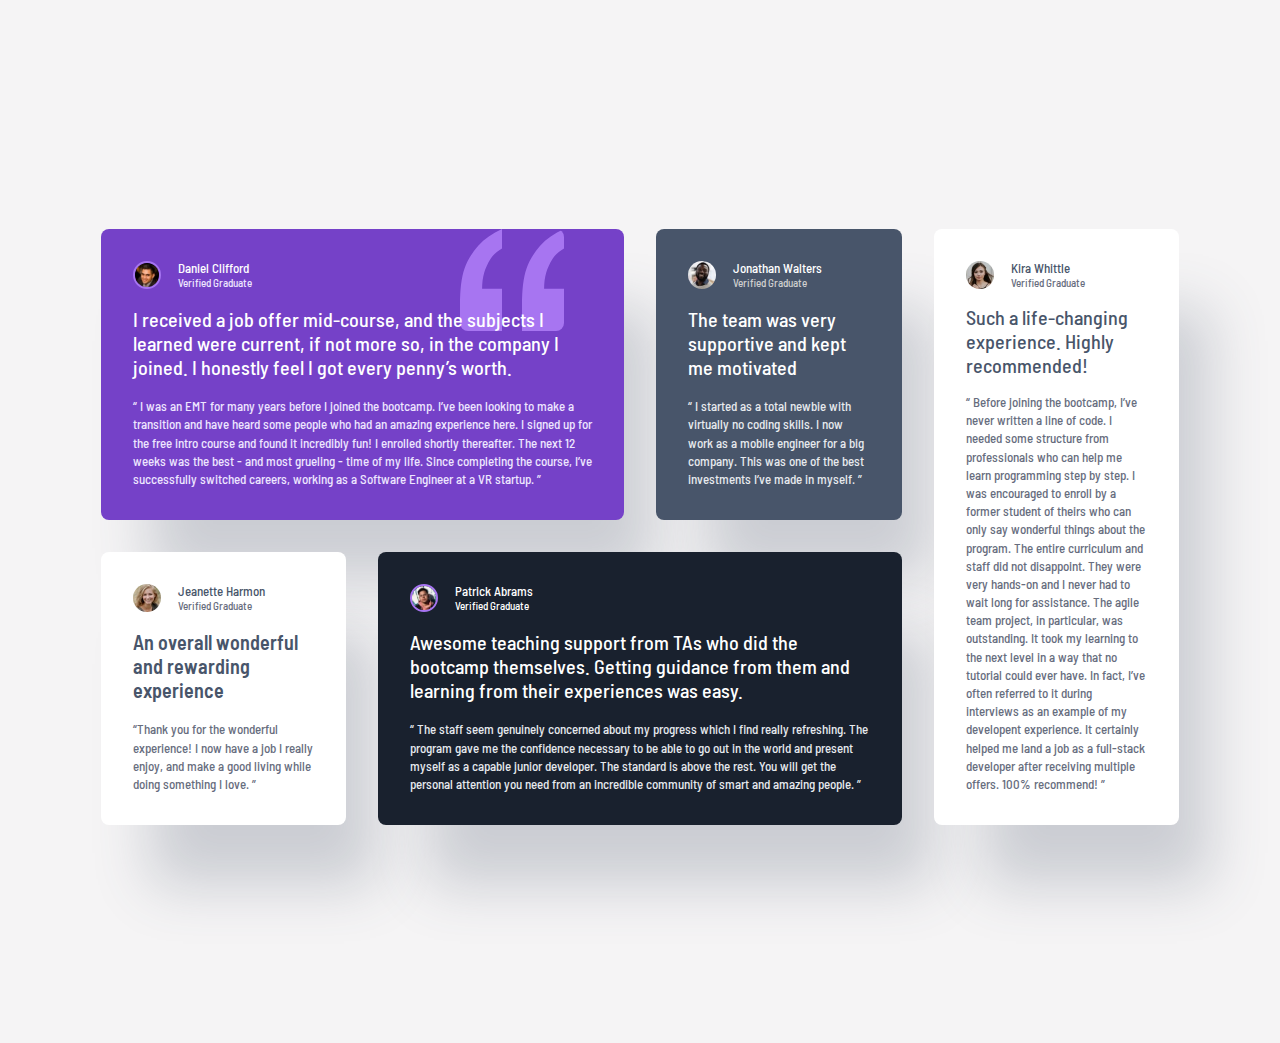
<file: index.html>
<!DOCTYPE html>
<html lang="en">
  <head>
    <meta charset="UTF-8" />
    <meta name="viewport" content="width=device-width, initial-scale=1.0" />
    <!-- displays site properly based on user's device -->
    <meta
      name="description"
      content="Frontend Mentor | Testimonials Grid Section"
    />
    <link rel="stylesheet" href="style.css" />
    <link
      rel="icon"
      type="image/png"
      sizes="32x32"
      href="./images/favicon-32x32.png"
    />

    <title>Frontend Mentor | Testimonials Grid Section</title>
  </head>
  <body>
    <main>
      <div class="container">
        <!-- purple -->
        <article class="purple [ card ]">
          <div class="card-author">
            <img
              src="./images/image-daniel.jpg"
              class="avatar border"
              alt=""
              height="28"
              width="28"
            />
            <div class="card-author-text">
              <h2 class="name [ txt-p--2 ]">Daniel Clifford</h2>
              <p class="person_title [ txt-p--4 | purple--50 ]">
                Verified Graduate
              </p>
            </div>
          </div>
          <p class="title [ txt-p--1 | mg-b--16 | z-index--1 ]">
            <strong
              >I received a job offer mid-course, and the subjects I learned
              were current, if not more so, in the company I joined. I honestly
              feel I got every penny’s worth.</strong
            >
          </p>
          <p class="description [ txt-p--3 | purple--50 ]">
            “ I was an EMT for many years before I joined the bootcamp. I’ve
            been looking to make a transition and have heard some people who had
            an amazing experience here. I signed up for the free intro course
            and found it incredibly fun! I enrolled shortly thereafter. The next
            12 weeks was the best - and most grueling - time of my life. Since
            completing the course, I’ve successfully switched careers, working
            as a Software Engineer at a VR startup. ”
          </p>
          <img
            src="./images/bg-pattern-quotation.svg"
            class="quote"
            alt=""
            height="102"
            width="104"
          />
        </article>
        <!-- grey -->
        <article class="grey [ card ]">
          <div class="card-author">
            <img
              src="./images/image-jonathan.jpg"
              class="avatar"
              alt=""
              height="28"
              width="28"
            />
            <div class="card-author-text">
              <h2 class="name [ txt-p--2 ]">Jonathan Walters</h2>
              <p class="person_title [ txt-p--4 | grey--200 ]">
                Verified Graduate
              </p>
            </div>
          </div>
          <p class="title [ txt-p--1 | mg-b--16 ]">
            <strong>The team was very supportive and kept me motivated</strong>
          </p>
          <p class="description [ txt-p--3 | grey--100 ]">
            “ I started as a total newbie with virtually no coding skills. I now
            work as a mobile engineer for a big company. This was one of the
            best investments I’ve made in myself. ”
          </p>
        </article>
        <!-- white-short -->
        <article class="white-short [ card ]">
          <div class="card-author">
            <img
              src="./images/image-jeanette.jpg"
              class="avatar"
              alt=""
              height="28"
              width="28"
            />
            <div class="card-author-text">
              <h2 class="name [ txt-p--2 | grey--500 ]">Jeanette Harmon</h2>
              <p class="person_title [ txt-p--4 | grey--400 ]">
                Verified Graduate
              </p>
            </div>
          </div>
          <p class="title [ mg-b--16 ]">
            <strong class="[ txt-p--1 | grey--500 ]"
              >An overall wonderful and rewarding experience</strong
            >
          </p>
          <p class="description [ txt-p--3 | grey--400 ]">
            “Thank you for the wonderful experience! I now have a job I really
            enjoy, and make a good living while doing something I love. ”
          </p>
        </article>
        <!-- darkblue -->
        <article class="darkblue [ card ]">
          <div class="card-author">
            <img
              src="./images/image-patrick.jpg"
              class="avatar border"
              alt=""
              height="28"
              width="28"
            />
            <div class="card-author-text">
              <h2 class="name [ txt-p--2 ]">Patrick Abrams</h2>
              <p class="person_title [ txt-p--4 ]">Verified Graduate</p>
            </div>
          </div>
          <p class="title [ txt-p--1 | mg-b--16 | grey--200 ]">
            <strong
              >Awesome teaching support from TAs who did the bootcamp
              themselves. Getting guidance from them and learning from their
              experiences was easy.</strong
            >
          </p>
          <p class="description [ txt-p--3 | grey--100 ]">
            “ The staff seem genuinely concerned about my progress which I find
            really refreshing. The program gave me the confidence necessary to
            be able to go out in the world and present myself as a capable
            junior developer. The standard is above the rest. You will get the
            personal attention you need from an incredible community of smart
            and amazing people. ”
          </p>
        </article>
        <!-- white-long -->
        <article class="white-long [ card ]">
          <div class="card-author">
            <img
              src="./images/image-kira.jpg"
              class="avatar"
              alt=""
              height="28"
              width="28"
            />
            <div class="card-author-text">
              <h2 class="name [ txt-p--2 | grey--500 ]">Kira Whittle</h2>
              <p class="person_title [ txt-p--4 | grey--400 ]">
                Verified Graduate
              </p>
            </div>
          </div>
          <p class="title [ txt-p--1 | mg-b--16 ]">
            <strong class="[txt-p--1 | grey--500 ]"
              >Such a life-changing experience. Highly recommended!</strong
            >
          </p>
          <p class="description [ grey--400 | txt-p--3 ]">
            “ Before joining the bootcamp, I’ve never written a line of code. I
            needed some structure from professionals who can help me learn
            programming step by step. I was encouraged to enroll by a former
            student of theirs who can only say wonderful things about the
            program. The entire curriculum and staff did not disappoint. They
            were very hands-on and I never had to wait long for assistance. The
            agile team project, in particular, was outstanding. It took my
            learning to the next level in a way that no tutorial could ever
            have. In fact, I’ve often referred to it during interviews as an
            example of my developent experience. It certainly helped me land a
            job as a full-stack developer after receiving multiple offers. 100%
            recommend! ”
          </p>
        </article>
      </div>
    </main>
  </body>
</html>
</file>
<file: style.css>
@font-face {
  font-family: "Barlow Semi Condensed";
  src: url("./fonts/Barlow_Semi_Condensed_500_latin.woff2") format("woff2");
  font-style: normal;
  font-weight: 500;
  font-display: swap;
}

@font-face {
  font-family: "Barlow Semi Condensed";
  src: url("./fonts/Barlow_Semi_Condensed_600_latin.woff2") format("woff2");
  font-style: normal;
  font-weight: 600;
  font-display: swap;
}

/********************************/
/* CUSTOM PROPERTIES */
/********************************/

:root {
  /* Colors */
  --purple-50: hsl(260, 100%, 95%);
  --purple-400: hsl(264, 82%, 70%);
  --purple-500: hsl(263, 55%, 52%);
  --darkblue: hsl(219, 29%, 14%);
  --white: hsl(0, 0%, 100%);
  --background: hsl(300, 5%, 96%);

  --grey-100: hsl(214, 17%, 92%);
  --grey-200: hsl(0, 0%, 81%);
  --grey-300: hsl(215, 10%, 67%);
  --grey-400: hsl(224, 10%, 45%);
  --grey-500: hsl(217, 19%, 35%);
  --grey-sh: rgba(72, 85, 106, 0.24);

  /* Spacing */
  --s-2: 0.125rem;
  --s-8: 0.5rem;
  --s-11: 0.688rem;
  --s-13: 0.8125rem;
  --s-16: 1rem;
  --s-17: 1.063rem;
  --s-20: 1.25rem;
  --s-32: 2rem;
  --s-60: 3.75rem;
  --s-73: 4.5625rem;
  --s-83: 5.1875rem;
  --s-113: 7.0625rem;
  --s-163: 10.188rem;
  --s-218: 13.625rem;
  --s-229: 14.3125rem;
  --s-650: 40.625rem;
  --s-752: 47rem;
  --s-1114: 69.625rem;

  /* Fonts */
  --medium: 500;
  --semibold: 600;
}

* {
  margin: 0;
  padding: 0;
  box-sizing: border-box;
  color: var(--white);
  font-family: "Barlow Semi Condensed", sans-serif;
  font-weight: var(--medium);
  line-height: 1.1;
  border-radius: 8px;
}

body {
  background: var(--background);
}

main {
  padding-top: var(--s-73);
  margin-bottom: var(--s-73);
}

/********************************/
/* UTILITIES */
/********************************/

/* Text Presets */
/********************************/

.txt-p--1 {
  font-size: var(--s-20);
  font-weight: var(--semibold);
  line-height: 1.2;
}

.txt-p--2 {
  font-size: var(--s-13);
  /* margin-bottom: var(--s-8); testing */
}

.txt-p--3 {
  font-size: var(--s-13);
  line-height: 1.4;
}

.txt-p--4 {
  font-size: var(--s-11);
}

/* Spacing */
/********************************/

.mg-b--16 {
  margin-bottom: var(--s-16);
}

/* Colors */
/********************************/

.grey--100 {
  color: var(--grey-100);
}

.grey--200 {
  color: var(--grey-200);
}

.grey--300 {
  color: var(--grey-300);
}

.grey--400 {
  color: var(--grey-400);
}

.grey--500 {
  color: var(--grey-500);
}

.purple--50 {
  color: var(--purple-50);
}

/* Cards' Colors */
/********************************/

.purple {
  background: var(--purple-500);
}

.grey {
  background: var(--grey-500);
}

.white-short {
  background: var(--white);
}

.darkblue {
  background: var(--darkblue);
}

.white-long {
  background: var(--white);
}

/* Layout */
/********************************/

.z-index--1 {
  z-index: 1;
}

.border {
  border: var(--s-2) solid var(--purple-400);
}

/********************************/
/* ELEMENTS */
/********************************/

.container {
  display: grid;
  grid-template-columns: 1fr;
  width: clamp(var(--s-163), 81.334%, var(--s-752));
  margin: 0 auto var(--s-73) auto;
  gap: var(--s-32);
}

.card {
  display: flex;
  flex-direction: column;
  justify-content: space-between;
  padding: var(--s-32);
  box-shadow: 40px 70px 54px -10px var(--grey-sh);
  position: relative;
}

.card-author {
  display: flex;
  width: 100%;
  margin-bottom: var(--s-16);
}

.avatar {
  margin-right: var(--s-17);
  border-radius: 50%;
}

.card-author-text {
  grid-area: 1 / 2 / 3 / 5;
  display: flex;
  flex-direction: column;
  justify-content: space-between;
}

.quote {
  display: none;
}

/********************************/
/* MEDIA QUERIES */
/********************************/

/* Above 752px */
@media (min-width: 47rem) {
  main {
    padding-top: var(--s-83);
    margin-bottom: 0;
  }

  .container {
    width: clamp(var(--s-163), 84.245%, var(--s-1114));
    grid-template-columns: 1fr 1fr;
    margin-bottom: var(--s-113);
  }

  .purple,
  .darkblue,
  .white-long {
    grid-column: 1/3;
  }
}

/* Above 1280px */
@media (min-width: 80rem) {
  main {
    padding-top: var(--s-229);
  }

  .container {
    margin-bottom: var(--s-218);
    grid-template-columns: repeat(4, 1fr);
  }

  .quote {
    display: inline-block;
    position: absolute;
    z-index: 0;
    top: 0px;
    right: 60px;
  }

  .purple {
    grid-area: 1 / 1 / 2 / 3;
  }

  .grey {
    grid-area: 1 / 3 / 2 / 4;
  }

  .white-long {
    grid-area: 1 / 4 / 3 / 5;
  }

  .white-short {
    grid-area: 2 / 1 / 3 / 2;
  }

  .darkblue {
    grid-area: 2 / 2 / 3 / 4;
  }
}
</file>
